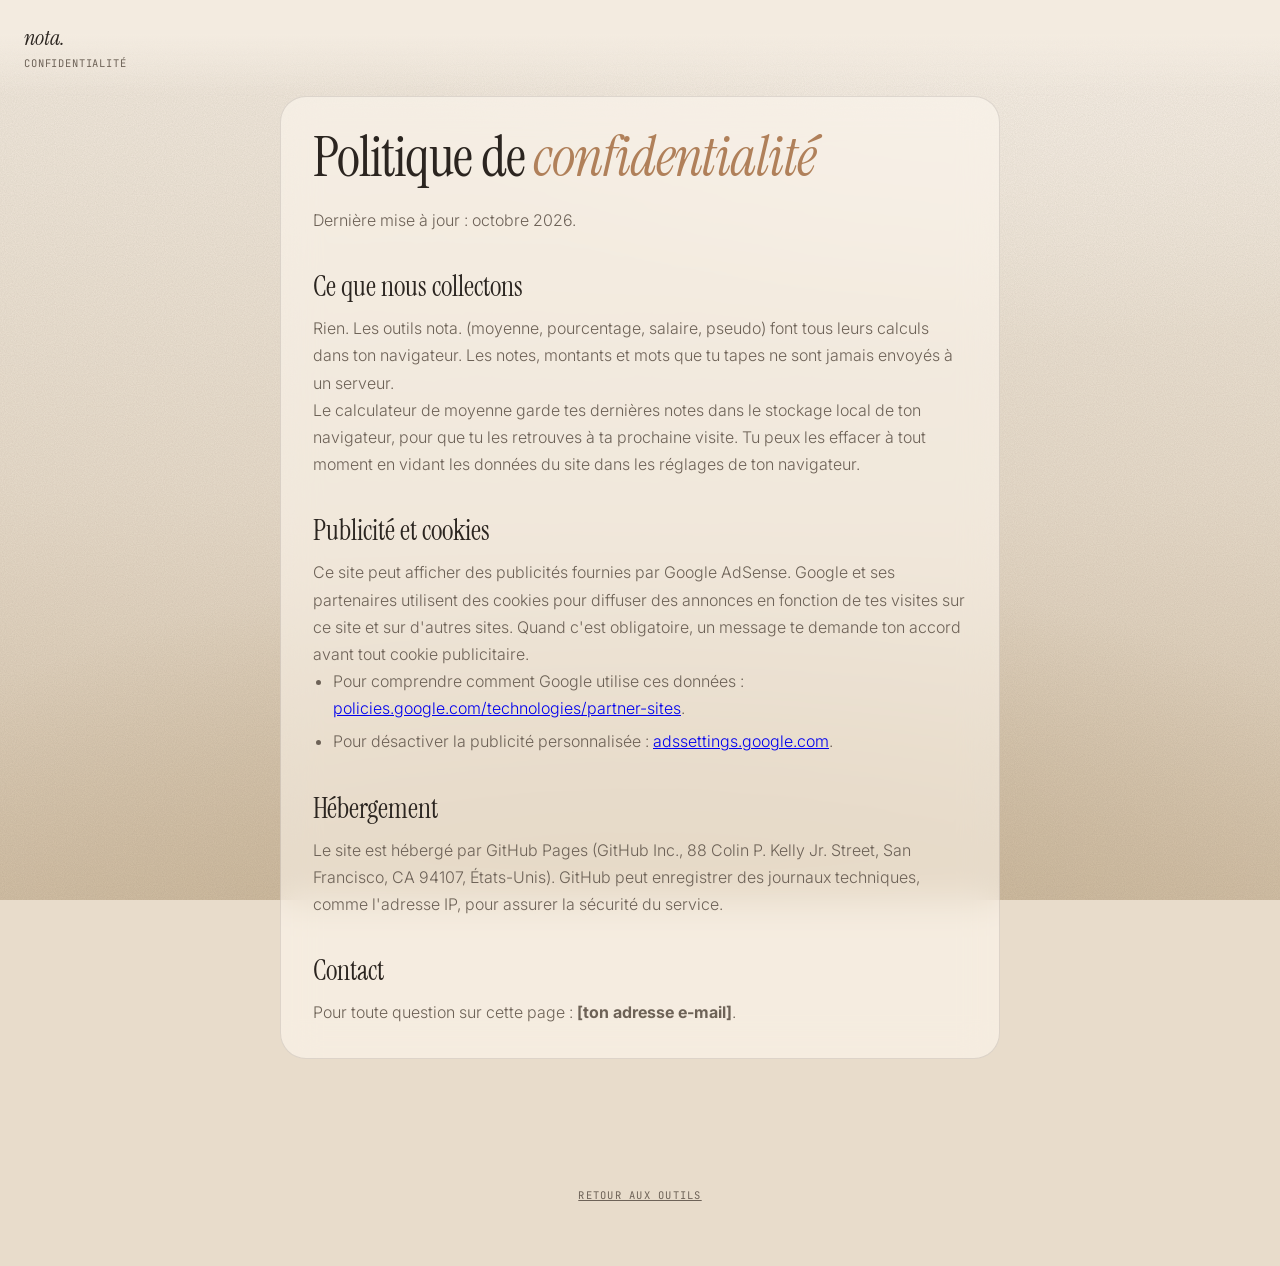
<file: confidentialite/index.html>
<!doctype html>
<html lang="fr">
<head>
<meta charset="utf-8">
<meta name="viewport" content="width=device-width, initial-scale=1, viewport-fit=cover">
<title>Confidentialité | nota.</title>
<meta name="description" content="Politique de confidentialité et cookies des outils nota.">
<link rel="preconnect" href="https://fonts.googleapis.com">
<link rel="preconnect" href="https://fonts.gstatic.com" crossorigin>
<link href="https://fonts.googleapis.com/css2?family=Instrument+Serif:ital@0;1&family=Inter:wght@300;400;500;600&family=JetBrains+Mono:wght@400;500&display=swap" rel="stylesheet">
<link rel="stylesheet" href="../assets/nota.css">
</head>
<body>
  <div class="bg"></div>
  <div class="grain"></div>
  <div class="topfade"></div>
  <div class="hud tl"><a href="../"><div class="logo">nota.</div><div>Confidentialité</div></a></div>

  <main>
    <section class="auto">
      <div class="wrap prose">
        <div class="panel">
          <h2>Politique de <em>confidentialité</em></h2>
          <p>Dernière mise à jour : octobre 2026.</p>

          <h3>Ce que nous collectons</h3>
          <p>Rien. Les outils nota. (moyenne, pourcentage, salaire, pseudo) font tous leurs calculs dans ton navigateur. Les notes, montants et mots que tu tapes ne sont jamais envoyés à un serveur.</p>
          <p>Le calculateur de moyenne garde tes dernières notes dans le stockage local de ton navigateur, pour que tu les retrouves à ta prochaine visite. Tu peux les effacer à tout moment en vidant les données du site dans les réglages de ton navigateur.</p>

          <h3>Publicité et cookies</h3>
          <p>Ce site peut afficher des publicités fournies par Google AdSense. Google et ses partenaires utilisent des cookies pour diffuser des annonces en fonction de tes visites sur ce site et sur d'autres sites. Quand c'est obligatoire, un message te demande ton accord avant tout cookie publicitaire.</p>
          <ul>
            <li>Pour comprendre comment Google utilise ces données : <a href="https://policies.google.com/technologies/partner-sites?hl=fr">policies.google.com/technologies/partner-sites</a>.</li>
            <li>Pour désactiver la publicité personnalisée : <a href="https://adssettings.google.com">adssettings.google.com</a>.</li>
          </ul>

          <h3>Hébergement</h3>
          <p>Le site est hébergé par GitHub Pages (GitHub Inc., 88 Colin P. Kelly Jr. Street, San Francisco, CA 94107, États-Unis). GitHub peut enregistrer des journaux techniques, comme l'adresse IP, pour assurer la sécurité du service.</p>

          <h3>Contact</h3>
          <p>Pour toute question sur cette page : <strong>[ton adresse e-mail]</strong>.</p>
        </div>
      </div>
    </section>
  </main>
  <footer><a href="../">Retour aux outils</a></footer>
</body>
</html>
</file>
<file: assets/nota.css>
/* nota. — styles communs à tous les outils
   Mise en page : une scène 3D fixe en fond, du contenu en verre dépoli qui défile par-dessus. */
:root {
  --sand-0: #f3ebe0;
  --sand-1: #e8dccb;
  --sand-2: #d6c4ab;
  --ink: #2b2520;
  --ink-soft: #6d6257;
  --ink-faint: #9c8f80;
  --glass: rgba(255, 250, 243, 0.55);
  --glass-line: rgba(43, 37, 32, 0.12);
  --accent: #b0805a;
  --field: rgba(255, 252, 247, 0.7);
  --field-focus: #fffdf9;
  --tint: rgba(43, 37, 32, 0.06);
  --track: rgba(43, 37, 32, 0.1);
  --bad: #b4553f;
  --mist: rgba(255, 252, 247, 0.7);
  --glow-low: #c9b597;
  --glow-high: #f7f0e6;
  --grain-op: 0.16;
  --grain-blend: multiply;
  --serif: "Instrument Serif", Georgia, serif;
  --sans: "Inter", system-ui, sans-serif;
  --mono: "JetBrains Mono", ui-monospace, monospace;
}
@media (prefers-color-scheme: dark) {
  :root:not([data-theme="light"]) {
    --sand-0: #1f1a15; --sand-1: #17130f; --sand-2: #2b231b;
    --ink: #efe6da; --ink-soft: #b9ac9c; --ink-faint: #877a6c;
    --glass: rgba(42, 35, 28, 0.6); --glass-line: rgba(239, 230, 218, 0.12);
    --accent: #d3a074; --field: rgba(28, 23, 19, 0.75); --field-focus: #241e18;
    --tint: rgba(239, 230, 218, 0.07); --track: rgba(239, 230, 218, 0.12); --bad: #e07a62;
    --mist: rgba(70, 58, 46, 0.45); --glow-low: #3a2d21; --glow-high: #2a221b;
    --grain-op: 0.1; --grain-blend: screen; color-scheme: dark;
  }
}
:root[data-theme="dark"] {
  --sand-0: #1f1a15; --sand-1: #17130f; --sand-2: #2b231b;
  --ink: #efe6da; --ink-soft: #b9ac9c; --ink-faint: #877a6c;
  --glass: rgba(42, 35, 28, 0.6); --glass-line: rgba(239, 230, 218, 0.12);
  --accent: #d3a074; --field: rgba(28, 23, 19, 0.75); --field-focus: #241e18;
  --tint: rgba(239, 230, 218, 0.07); --track: rgba(239, 230, 218, 0.12); --bad: #e07a62;
  --mist: rgba(70, 58, 46, 0.45); --glow-low: #3a2d21; --glow-high: #2a221b;
  --grain-op: 0.1; --grain-blend: screen; color-scheme: dark;
}

* { box-sizing: border-box; margin: 0; padding: 0; }
html { scroll-behavior: smooth; }
body {
  background-color: var(--sand-1); color: var(--ink);
  font-family: var(--sans); font-weight: 400; overflow-x: hidden;
  -webkit-font-smoothing: antialiased;
}

/* Fond */
.bg {
  position: fixed; inset: 0; z-index: 0;
  background:
    radial-gradient(120% 80% at 50% 110%, var(--glow-low) 0%, transparent 60%),
    radial-gradient(90% 70% at 80% 0%, var(--glow-high) 0%, transparent 55%),
    linear-gradient(180deg, var(--sand-0), var(--sand-1) 55%, var(--sand-2));
}
#scene { position: fixed; inset: 0; z-index: 1; width: 100%; height: 100%; display: block; }
.mist {
  position: fixed; inset: -20%; z-index: 2; pointer-events: none;
  background:
    radial-gradient(40% 25% at 20% 70%, var(--mist), transparent 70%),
    radial-gradient(35% 22% at 80% 60%, var(--mist), transparent 70%),
    radial-gradient(50% 30% at 50% 95%, var(--mist), transparent 70%);
  filter: blur(30px);
  animation: drift 22s ease-in-out infinite alternate;
}
@keyframes drift { from { transform: translate3d(-3%, 0, 0); } to { transform: translate3d(3%, -2%, 0); } }
.grain {
  position: fixed; inset: 0; z-index: 3; pointer-events: none; opacity: var(--grain-op); mix-blend-mode: var(--grain-blend);
  background-image: url("data:image/svg+xml;utf8,<svg xmlns='http://www.w3.org/2000/svg' width='160' height='160'><filter id='n'><feTurbulence type='fractalNoise' baseFrequency='0.9' numOctaves='2' stitchTiles='stitch'/><feColorMatrix values='0 0 0 0 0.2 0 0 0 0 0.17 0 0 0 0 0.14 0 0 0 0.9 0'/></filter><rect width='100%' height='100%' filter='url(%23n)'/></svg>");
}
.topfade { position: fixed; top: 0; left: 0; right: 0; height: 96px; z-index: 15; pointer-events: none; padding-top: env(safe-area-inset-top, 0px); background: linear-gradient(var(--sand-0) 35%, transparent); }

/* HUD */
.hud {
  position: fixed; z-index: 20; font-family: var(--mono); font-size: 10.5px;
  letter-spacing: 0.08em; text-transform: uppercase; color: var(--ink-soft); line-height: 1.6;
}
.hud.tl { top: calc(20px + env(safe-area-inset-top, 0px)); left: 24px; }
.hud.tr { top: calc(20px + env(safe-area-inset-top, 0px)); right: 24px; text-align: right; pointer-events: none; }
.hud.bl { bottom: 20px; left: 24px; pointer-events: none; }
.hud.br { bottom: 20px; right: 24px; text-align: right; pointer-events: none; }
.hud a { color: inherit; text-decoration: none; }
.hud .logo { font-family: var(--serif); font-size: 22px; letter-spacing: 0; text-transform: none; color: var(--ink); font-style: italic; }
.hud .dot { display: inline-block; width: 6px; height: 6px; border-radius: 50%; background: var(--accent); margin-right: 6px; animation: blink 2s infinite; vertical-align: 1px; }
@keyframes blink { 50% { opacity: 0.2; } }

/* Sections */
main { position: relative; z-index: 10; }
section { min-height: 100vh; min-height: 100svh; display: flex; align-items: center; justify-content: center; padding: 96px 24px; }
section.auto { min-height: 0; }
.hero { flex-direction: column; text-align: center; position: relative; }
.kicker { font-family: var(--mono); font-size: 11px; letter-spacing: 0.18em; text-transform: uppercase; color: var(--ink-soft); margin-bottom: 22px; }
h1 { font-family: var(--serif); font-weight: 400; line-height: 0.92; letter-spacing: -0.02em; font-size: clamp(56px, 11vw, 168px); text-wrap: balance; }
h1 em, h2 em { font-style: italic; color: var(--accent); }
h2 { font-family: var(--serif); font-weight: 400; font-size: clamp(40px, 6vw, 84px); line-height: 1; letter-spacing: -0.02em; text-wrap: balance; }
.hero p { margin-top: 26px; max-width: 460px; color: var(--ink-soft); font-size: 16px; line-height: 1.6; font-weight: 300; }
.hero p, .hero .cta { text-shadow: 0 0 18px var(--sand-0), 0 0 6px var(--sand-0); }
.cta {
  margin-top: 38px; display: inline-flex; align-items: center; gap: 12px;
  font-family: var(--mono); font-size: 12px; letter-spacing: 0.14em; text-transform: uppercase;
  color: var(--ink); text-decoration: none; padding: 16px 26px; border: 1px solid var(--ink);
  border-radius: 999px; transition: background .3s, color .3s; background: transparent; cursor: pointer;
}
.cta:hover { background: var(--ink); color: var(--sand-0); text-shadow: none; }
.scroll-hint { position: absolute; bottom: 32px; left: 50%; transform: translateX(-50%); font-family: var(--mono); font-size: 10px; letter-spacing: .2em; color: var(--ink-faint); }
.scroll-hint::after { content: ""; display: block; width: 1px; height: 40px; margin: 10px auto 0; background: linear-gradient(var(--ink-faint), transparent); animation: line 2s infinite; transform-origin: top; }
@keyframes line { 0% { transform: scaleY(0); } 50% { transform: scaleY(1); } 100% { transform: scaleY(1); opacity: 0; } }

.wrap { width: 100%; max-width: 1100px; }
.tool { display: grid; grid-template-columns: 1.25fr 1fr; gap: 18px; align-items: start; }
.tool > * { min-width: 0; }
.tool-head { grid-column: 1 / -1; margin-bottom: 22px; }
.panel {
  background: var(--glass); border: 1px solid var(--glass-line); border-radius: 26px; padding: 26px;
  backdrop-filter: blur(18px) saturate(1.1); -webkit-backdrop-filter: blur(18px) saturate(1.1);
}
.tabs { display: flex; flex-wrap: wrap; gap: 6px; padding: 5px; background: var(--tint); border-radius: 22px; margin-bottom: 22px; }
.tabs button {
  flex: 1 1 auto; border: 0; background: transparent; padding: 11px 12px; border-radius: 999px; cursor: pointer;
  font-family: var(--mono); font-size: 11px; letter-spacing: .1em; text-transform: uppercase; color: var(--ink-soft);
  transition: background .3s, color .3s;
}
.tabs button.on { background: var(--ink); color: var(--sand-0); }

.field { display: flex; flex-direction: column; gap: 7px; }
.field label, .lbl { font-family: var(--mono); font-size: 10.5px; letter-spacing: .14em; text-transform: uppercase; color: var(--ink-faint); }
.fields { display: grid; grid-template-columns: 1fr 1fr; gap: 14px; }
.fields .full { grid-column: 1 / -1; }
input, select {
  width: 100%; min-width: 0; font: inherit; font-size: 16px; color: var(--ink); background: var(--field);
  border: 1px solid var(--glass-line); border-radius: 12px; padding: 13px 14px; outline: none; transition: border-color .2s, background .2s;
}
input.num { font-family: var(--mono); font-variant-numeric: tabular-nums; }
input:focus, select:focus { border-color: var(--accent); background: var(--field-focus); }
input.bad { border-color: var(--bad); }
button:focus-visible, a:focus-visible { outline: 2px solid var(--accent); outline-offset: 2px; }
.chips { display: flex; flex-wrap: wrap; gap: 8px; }
.chip {
  border: 1px solid var(--glass-line); background: var(--field); color: var(--ink-soft); border-radius: 999px; padding: 9px 14px;
  font-family: var(--mono); font-size: 11px; letter-spacing: .08em; text-transform: uppercase; cursor: pointer;
}
.chip.on { background: var(--ink); color: var(--sand-0); border-color: var(--ink); }
.hint { margin-top: 14px; font-size: 12.5px; color: var(--ink-faint); line-height: 1.5; }

.result { position: sticky; top: 90px; text-align: center; padding: 34px 26px; }
.big { font-family: var(--serif); font-size: clamp(72px, 10vw, 128px); line-height: 1; margin: 14px 0 4px; letter-spacing: -0.03em; font-variant-numeric: tabular-nums; overflow-wrap: anywhere; }
.big small { font-size: .3em; color: var(--ink-faint); letter-spacing: 0; }
.sub { font-family: var(--serif); font-style: italic; font-size: 30px; margin-top: 8px; }
.meta { margin-top: 10px; font-size: 14px; color: var(--ink-soft); line-height: 1.5; }
.stats { margin-top: 22px; display: grid; grid-template-columns: 1fr 1fr; gap: 10px; text-align: left; }
.stat { background: var(--tint); border-radius: 14px; padding: 12px 14px; }
.stat b { display: block; font-family: var(--mono); font-weight: 500; font-size: 16px; margin-top: 4px; font-variant-numeric: tabular-nums; }

/* Pub : remplie par assets/ads.js quand l'identifiant AdSense est configuré */
.ad {
  margin-top: 26px; border: 1px dashed var(--glass-line); border-radius: 14px; padding: 18px; min-height: 60px;
  font-family: var(--mono); font-size: 10px; letter-spacing: .16em; text-transform: uppercase; color: var(--ink-faint); text-align: center;
}
.ad.live { border: 0; padding: 0; }

/* Texte explicatif (utile aux visiteurs et au référencement Google) */
.prose { max-width: 720px; margin: 0 auto; }
.prose h2 { font-size: clamp(34px, 5vw, 56px); margin-bottom: 22px; }
.prose h3 { font-family: var(--serif); font-weight: 400; font-size: 28px; margin: 34px 0 10px; }
.prose p, .prose li { color: var(--ink-soft); font-size: 16px; line-height: 1.7; font-weight: 300; }
.prose ul { padding-left: 20px; display: grid; gap: 6px; }
.prose .panel { padding: 32px; }

/* Liens vers les autres outils */
.others { display: grid; grid-template-columns: repeat(auto-fit, minmax(220px, 1fr)); gap: 14px; }
.tile {
  display: block; text-decoration: none; color: var(--ink); background: var(--glass); border: 1px solid var(--glass-line);
  border-radius: 22px; padding: 24px 22px; backdrop-filter: blur(14px); -webkit-backdrop-filter: blur(14px);
  transition: transform .4s cubic-bezier(.2,.7,.2,1), border-color .3s;
}
.tile:hover { transform: translateY(-4px); border-color: var(--accent); }
.tile .n { font-family: var(--mono); font-size: 10.5px; letter-spacing: .14em; color: var(--ink-faint); text-transform: uppercase; }
.tile h3 { font-family: var(--serif); font-weight: 400; font-size: 32px; margin: 22px 0 8px; }
.tile p { color: var(--ink-soft); font-size: 14px; line-height: 1.55; font-weight: 300; }
.tile.here { display: none; }

footer { position: relative; z-index: 10; text-align: center; padding: 30px 24px 60px; font-family: var(--mono); font-size: 10.5px; letter-spacing: .12em; text-transform: uppercase; color: var(--ink-faint); line-height: 2; }
footer a { color: var(--ink-soft); }

/* Apparitions : visibles par défaut, animées seulement si le script les active */
.js-anim .reveal:not(.in) { opacity: 0; transform: translateY(40px); filter: blur(8px); }
.reveal { transition: opacity 1.1s cubic-bezier(.2,.7,.2,1), transform 1.1s cubic-bezier(.2,.7,.2,1), filter 1.1s; }
.d1 { transition-delay: .12s; } .d2 { transition-delay: .24s; } .d3 { transition-delay: .36s; }

@media (max-width: 860px) {
  .tool { grid-template-columns: 1fr; }
  .result { position: static; order: -1; }
  .tool-head { order: -2; }
  .hud.bl, .hud.br { display: none; }
  .hud.tl { left: 16px; top: calc(16px + env(safe-area-inset-top, 0px)); }
  .hud.tr { right: 16px; top: calc(16px + env(safe-area-inset-top, 0px)); }
  section { padding: 88px 16px; }
  .panel { padding: 18px; border-radius: 22px; }
  .prose .panel { padding: 22px; }
  .fields { grid-template-columns: 1fr; }
}
@media (prefers-reduced-motion: reduce) {
  .mist, .hud .dot, .scroll-hint::after { animation: none; }
  .reveal { transition: none; }
}
</file>
